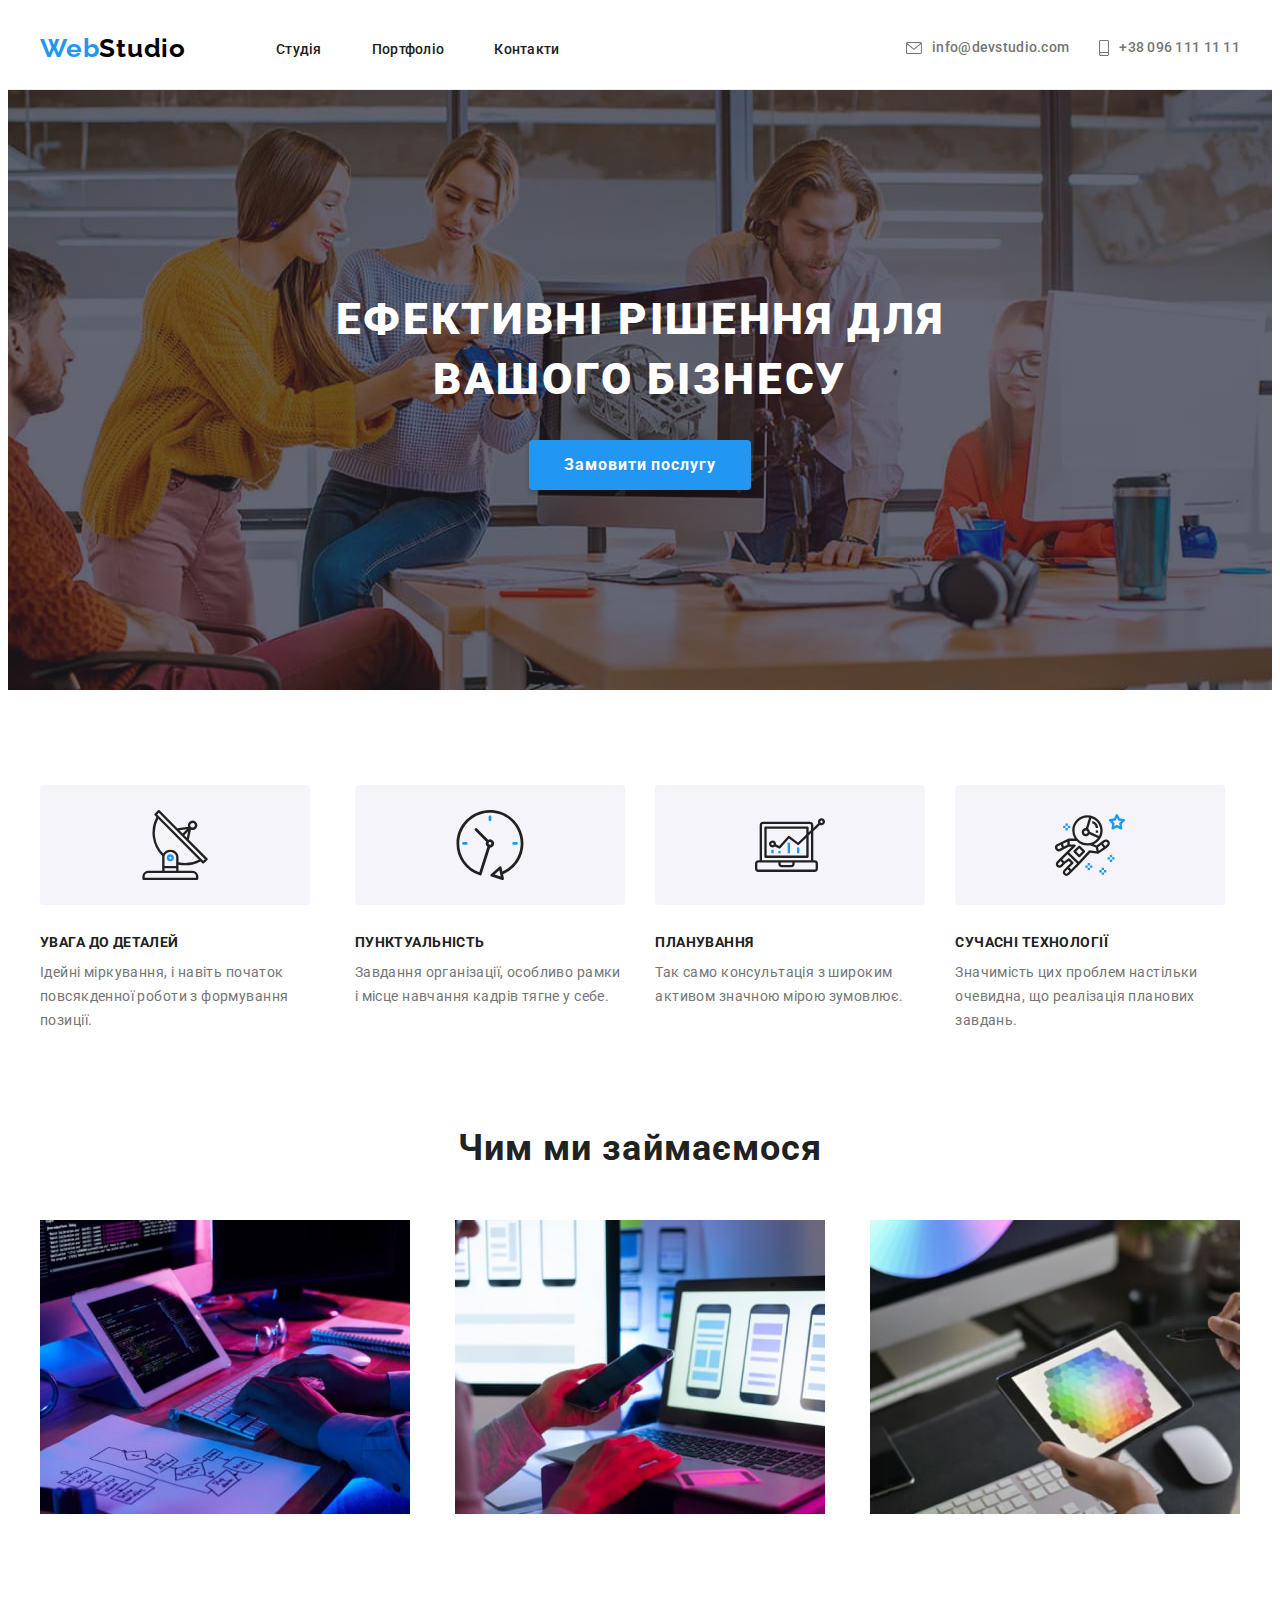
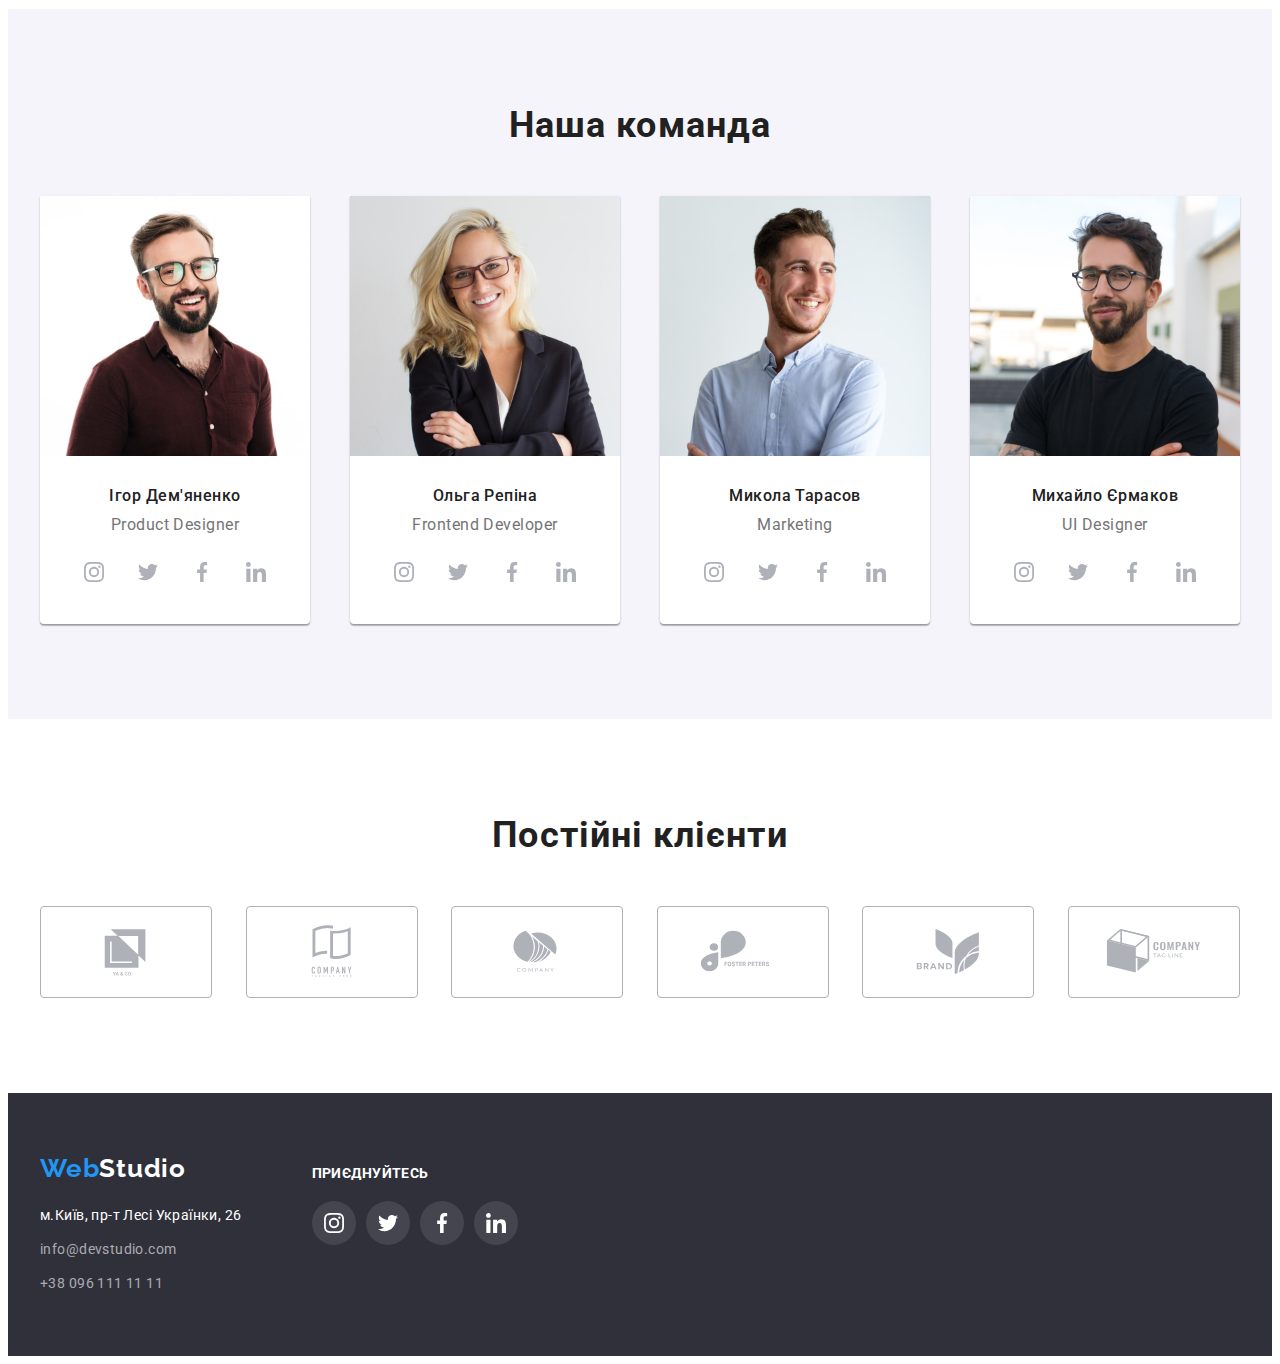
<file: index.html>
<!DOCTYPE html>
<html lang="uk">
  <head>
    <meta charset="UTF-8" />
    <meta http-equiv="X-UA-Compatible" content="IE=edge" />
    <meta name="viewport" content="width=device-width, initial-scale=1.0" />
    <title>WebStudio</title>
    <link rel="preconnect" href="https://fonts.googleapis.com" />
    <link rel="preconnect" href="https://fonts.gstatic.com" crossorigin />
    <link
      href="https://fonts.googleapis.com/css2?family=Raleway:wght@700&family=Roboto:wght@400;500;700;900&display=swap"
      rel="stylesheet"
    />
    <link
      rel="stylesheet"
      href="https://cdnjs.cloudflare.com/ajax/libs/modern-normalize/1.1.0/modern-normalize.min.css"
      integrity="sha512-wpPYUAdjBVSE4KJnH1VR1HeZfpl1ub8YT/NKx4PuQ5NmX2tKuGu6U/JRp5y+Y8XG2tV+wKQpNHVUX03MfMFn9Q=="
      crossorigin="anonymous"
      referrerpolicy="no-referrer"
    />
    <link rel="stylesheet" href="css/styles.css" />
  </head>
  <body>
    <header class="header">
      <div class="container header-main-container">
        <nav class="header-container">
          <a class="logo link" href="./index.html"
            >Web<span class="logo-studio-header">Studio</span></a
          >
          <ul class="list conteiner-site-nav">
            <li><a class="link site-nav" href="./index.html">Студія</a></li>
            <li>
              <a class="link site-nav" href="./portfolio.html">Портфоліо</a>
            </li>
            <li><a class="link site-nav" href="">Контакти</a></li>
          </ul>
        </nav>
        <ul class="list container-contact-header">
          <li>
            <a
              class="link contacts-header header-conteiner-icon"
              href="mailto:info@devstudio.com"
            >
              <svg class="icon-header-envelope" width="16px" height="12px">
                <use href="./images/logo.svg#icon-envelope"></use></svg
              >info@devstudio.com</a
            >
          </li>
          <li class="header-conteiner-icon">
            <a
              class="link contacts-header header-conteiner-icon"
              href="tel:+380961111111"
            >
              <svg class="icon-header-phone" width="10px" height="16px">
                <use href="./images/logo.svg#icon-smartphone"></use></svg
              >+38 096 111 11 11</a
            >
          </li>
        </ul>
      </div>
    </header>
    <main>
      <section class="hero">
        <div class="container">
          <h1 class="hero-title">Ефективні рішення для вашого бізнесу</h1>
          <button class="button button-color-main" type="button">
            Замовити послугу
          </button>
        </div>
      </section>
      <section class="about-us-text">
        <div class="container">
          <ul class="list about">
            <li>
              <div class="about-icon">
                <svg width="70px" height="70px">
                  <use href="./images/logo.svg#icon-antenna"></use>
                </svg>
              </div>
              <h3 class="text-title">Увага до деталей</h3>
              <p class="text">
                Ідейні міркування, і навіть початок повсякденної роботи з
                формування позиції.
              </p>
            </li>
            <li>
              <div class="about-icon">
                <svg width="70px" height="70px">
                  <use href="./images/logo.svg#icon-clock"></use>
                </svg>
              </div>
              <h3 class="text-title">Пунктуальність</h3>
              <p class="text">
                Завдання організації, особливо рамки і місце навчання кадрів
                тягне у себе.
              </p>
            </li>
            <li>
              <div class="about-icon">
                <svg width="70px" height="70px">
                  <use href="./images/logo.svg#icon-diagram"></use>
                </svg>
              </div>
              <h3 class="text-title">Планування</h3>
              <p class="text">
                Так само консультація з широким активом значною мірою зумовлює.
              </p>
            </li>
            <li>
              <div class="about-icon">
                <svg width="70px" height="70px">
                  <use href="./images/logo.svg#icon-astronaut"></use>
                </svg>
              </div>
              <h3 class="text-title">Сучасні технології</h3>
              <p class="text">
                Значимість цих проблем настільки очевидна, що реалізація
                планових завдань.
              </p>
            </li>
          </ul>
        </div>
      </section>
      <section class="about-us-img">
        <div class="container">
          <h2 class="pre-title">Чим ми займаємося</h2>
          <ul class="list about about-container">
            <li>
              <img
                src="./images/in_work1.jpg"
                alt="Ми працюємо"
                width="370"
                height="295"
              />
            </li>
            <li>
              <img
                src="./images/in_work2.jpg"
                alt="Ми працюємо"
                width="370"
                height="295"
              />
            </li>
            <li>
              <img
                src="./images/in_work3.jpg"
                alt="Ми працюємо"
                width="370"
                height="295"
              />
            </li>
          </ul>
        </div>
      </section>
      <section class="team">
        <div class="container">
          <h2 class="pre-title">Наша команда</h2>
          <ul class="list about">
            <li class="team-container">
              <img
                src="./images/person1.jpg"
                alt="Ігор Дем'яненко"
                width="270"
                height="260"
              />
              <h3 class="name">Ігор Дем'яненко</h3>
              <p class="job-title">Product Designer</p>
              <ul class="list icon-conteiner">
                <li>
                  <a class="link icon-soc icon-team" href="">
                    <svg width="20px" height="20px">
                      <use href="./images/logo.svg#icon-instagram"></use>
                    </svg>
                  </a>
                </li>
                <li>
                  <a class="link icon-soc icon-team" href="">
                    <svg width="20px" height="20px">
                      <use href="./images/logo.svg#icon-twitter"></use>
                    </svg>
                  </a>
                </li>
                <li>
                  <a class="link icon-soc icon-team" href="">
                    <svg width="20px" height="20px">
                      <use href="./images/logo.svg#icon-facebook"></use>
                    </svg>
                  </a>
                </li>
                <li>
                  <a class="link icon-soc icon-team" href="">
                    <svg width="20px" height="20px">
                      <use href="./images/logo.svg#icon-linkedin"></use>
                    </svg>
                  </a>
                </li>
              </ul>
            </li>
            <li class="team-container">
              <img
                src="./images/person2.jpg"
                alt="Ольга Репіна"
                width="270"
                height="260"
              />
              <h3 class="name">Ольга Репіна</h3>
              <p class="job-title">Frontend Developer</p>
              <ul class="list icon-conteiner">
                <li>
                  <a class="link icon-soc icon-team" href="">
                    <svg width="20px" height="20px">
                      <use href="./images/logo.svg#icon-instagram"></use>
                    </svg>
                  </a>
                </li>
                <li>
                  <a class="link icon-soc icon-team" href="">
                    <svg width="20px" height="20px">
                      <use href="./images/logo.svg#icon-twitter"></use>
                    </svg>
                  </a>
                </li>
                <li>
                  <a class="link icon-soc icon-team" href="">
                    <svg width="20px" height="20px">
                      <use href="./images/logo.svg#icon-facebook"></use>
                    </svg>
                  </a>
                </li>
                <li>
                  <a class="link icon-soc icon-team" href="">
                    <svg width="20px" height="20px">
                      <use href="./images/logo.svg#icon-linkedin"></use>
                    </svg>
                  </a>
                </li>
              </ul>
            </li>
            <li class="team-container">
              <img
                src="./images/person3.jpg"
                alt="Микола Тарасов"
                width="270"
                height="260"
              />
              <h3 class="name">Микола Тарасов</h3>
              <p class="job-title">Marketing</p>
              <ul class="list icon-conteiner">
                <li>
                  <a class="link icon-soc icon-team" href="">
                    <svg width="20px" height="20px">
                      <use href="./images/logo.svg#icon-instagram"></use>
                    </svg>
                  </a>
                </li>
                <li>
                  <a class="link icon-soc icon-team" href="">
                    <svg width="20px" height="20px">
                      <use href="./images/logo.svg#icon-twitter"></use>
                    </svg>
                  </a>
                </li>
                <li>
                  <a class="link icon-soc icon-team" href="">
                    <svg width="20px" height="20px">
                      <use href="./images/logo.svg#icon-facebook"></use>
                    </svg>
                  </a>
                </li>
                <li>
                  <a class="link icon-soc icon-team" href="">
                    <svg width="20px" height="20px">
                      <use href="./images/logo.svg#icon-linkedin"></use>
                    </svg>
                  </a>
                </li>
              </ul>
            </li>
            <li class="team-container">
              <img
                src="./images/person4.jpg"
                alt="Михайло Єрмаков"
                width="270"
                height="260"
              />
              <h3 class="name">Михайло Єрмаков</h3>
              <p class="job-title">UI Designer</p>
              <ul class="list icon-conteiner">
                <li>
                  <a class="link icon-soc icon-team" href="">
                    <svg width="20px" height="20px">
                      <use href="./images/logo.svg#icon-instagram"></use>
                    </svg>
                  </a>
                </li>
                <li>
                  <a class="link icon-soc icon-team" href="">
                    <svg width="20px" height="20px">
                      <use href="./images/logo.svg#icon-twitter"></use>
                    </svg>
                  </a>
                </li>
                <li>
                  <a class="link icon-soc icon-team" href="">
                    <svg width="20px" height="20px">
                      <use href="./images/logo.svg#icon-facebook"></use>
                    </svg>
                  </a>
                </li>
                <li>
                  <a class="link icon-soc icon-team" href="">
                    <svg width="20px" height="20px">
                      <use href="./images/logo.svg#icon-linkedin"></use>
                    </svg>
                  </a>
                </li>
              </ul>
            </li>
          </ul>
        </div>
      </section>
      <section class="clients-container">
        <div class="container">
          <h3 class="pre-title">Постійні клієнти</h3>
          <ul class="list about">
            <li>
              <a class="clients-item link clients-logo" href="">
                <svg width="106px" height="60px">
                  <use href="./images/logo.svg#icon-Logo1"></use></svg
              ></a>
            </li>
            <li>
              <a class="clients-item link clients-logo" href="">
                <svg width="106px" height="60px">
                  <use href="./images/logo.svg#icon-Logo2"></use></svg
              ></a>
            </li>
            <li>
              <a class="clients-item link clients-logo" href="">
                <svg width="106px" height="60px">
                  <use href="./images/logo.svg#icon-Logo3"></use></svg
              ></a>
            </li>
            <li>
              <a class="clients-item link clients-logo" href="">
                <svg width="106px" height="60px">
                  <use href="./images/logo.svg#icon-Logo4"></use></svg
              ></a>
            </li>
            <li>
              <a class="clients-item link clients-logo" href="">
                <svg width="106px" height="60px">
                  <use href="./images/logo.svg#icon-Logo5"></use></svg
              ></a>
            </li>
            <li>
              <a class="clients-item link clients-logo" href="">
                <svg width="106px" height="60px">
                  <use href="./images/logo.svg#icon-Logo6"></use></svg
              ></a>
            </li>
          </ul>
        </div>
      </section>
    </main>
    <footer class="footer">
      <div class="container main-container-footer">
        <div>
          <a class="logo link container-logo-footer" href="./index.html"
            >Web<span class="logo-studio-footer">Studio</span></a
          >
          <address class="link">
            <ul class="list">
              <li class="container-footer-contacts">
                <a
                  class="address-footer link"
                  target="_blank"
                  rel="noopener noreferrer nofollow"
                  href="https://goo.gl/maps/Gvm3JpzEVhX5uXV29"
                  >м.Київ, пр-т Лесі Українки, 26</a
                >
              </li>
              <li class="container-footer-contacts">
                <a class="link contacts-footer" href="mailto:info@devstudio.com"
                  >info@devstudio.com</a
                >
              </li>
              <li class="container-footer-contacts">
                <a class="link contacts-footer" href="tel:+380961111111"
                  >+38 096 111 11 11</a
                >
              </li>
            </ul>
          </address>
        </div>
        <div>
          <h3 class="footer-title">Приєднуйтесь</h3>
          <ul class="list icon-conteiner">
            <li>
              <a class="link icon-soc icon-footer" href="">
                <svg width="20px" height="20px">
                  <use href="./images/logo.svg#icon-instagram"></use>
                </svg>
              </a>
            </li>
            <li>
              <a class="link icon-soc icon-footer" href="">
                <svg width="20px" height="20px">
                  <use href="./images/logo.svg#icon-twitter"></use>
                </svg>
              </a>
            </li>
            <li>
              <a class="link icon-soc icon-footer" href="">
                <svg width="20px" height="20px">
                  <use href="./images/logo.svg#icon-facebook"></use>
                </svg>
              </a>
            </li>
            <li>
              <a class="link icon-soc icon-footer" href="">
                <svg width="20px" height="20px">
                  <use href="./images/logo.svg#icon-linkedin"></use>
                </svg>
              </a>
            </li>
          </ul>
        </div>
      </div>
    </footer>
  </body>
</html>
</file>
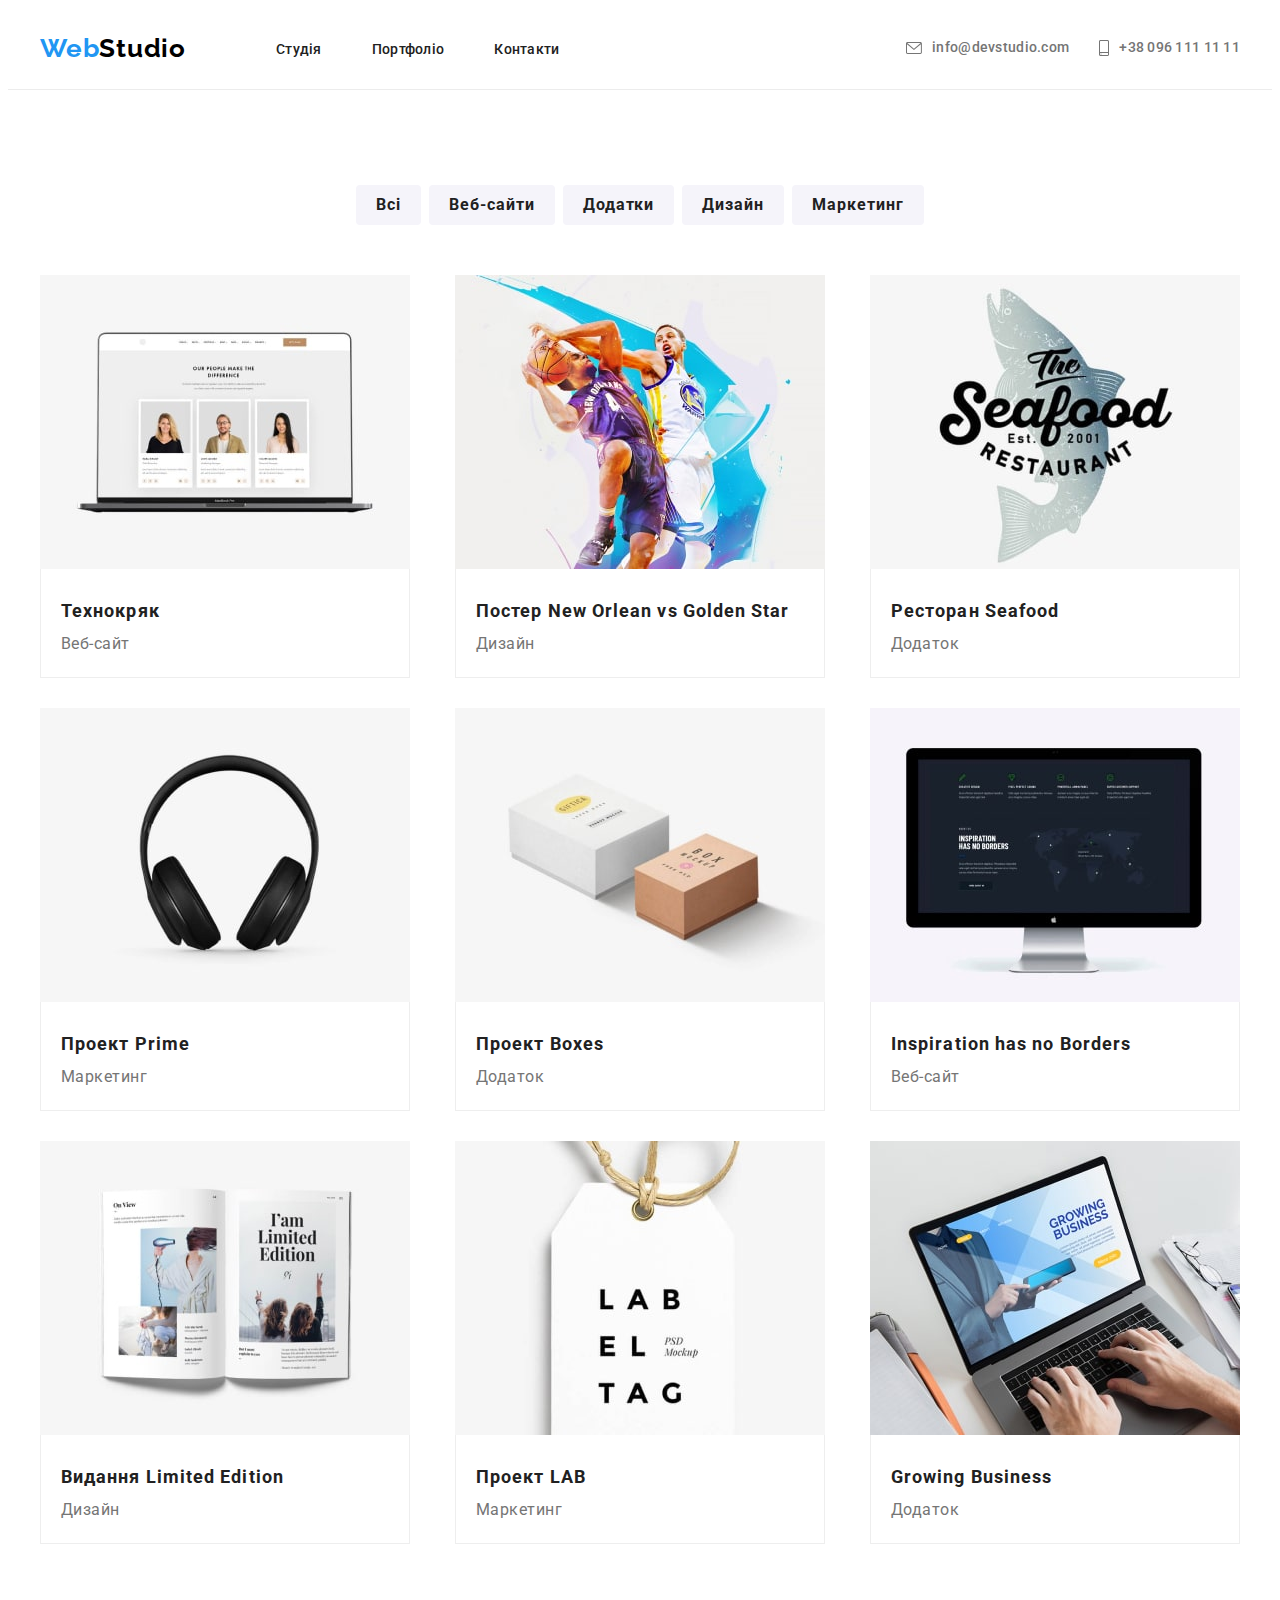
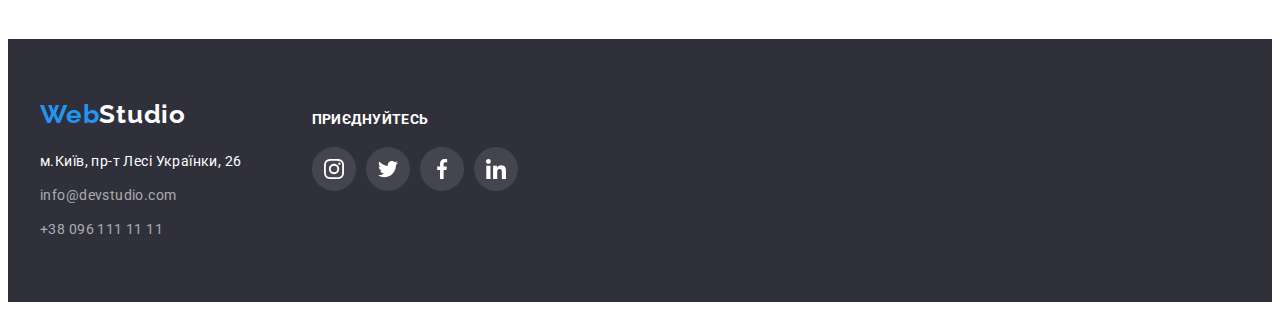
<file: portfolio.html>
<!DOCTYPE html>
<html lang="uk">
  <head>
    <meta charset="UTF-8" />
    <meta http-equiv="X-UA-Compatible" content="IE=edge" />
    <meta name="viewport" content="width=device-width, initial-scale=1.0" />
    <title>Portfolio</title>
    <link rel="preconnect" href="https://fonts.googleapis.com" />
    <link rel="preconnect" href="https://fonts.gstatic.com" crossorigin />
    <link
      href="https://fonts.googleapis.com/css2?family=Raleway:wght@700&family=Roboto:wght@400;500;700;900&display=swap"
      rel="stylesheet"
    />
    <link
      rel="stylesheet"
      href="https://cdnjs.cloudflare.com/ajax/libs/modern-normalize/1.1.0/modern-normalize.min.css"
      integrity="sha512-wpPYUAdjBVSE4KJnH1VR1HeZfpl1ub8YT/NKx4PuQ5NmX2tKuGu6U/JRp5y+Y8XG2tV+wKQpNHVUX03MfMFn9Q=="
      crossorigin="anonymous"
      referrerpolicy="no-referrer"
    />
    <link rel="stylesheet" href="css/styles.css" />
  </head>
  <body>
    <header class="header">
      <div class="container header-main-container">
        <nav class="header-container">
          <a class="logo link" href="./index.html"
            >Web<span class="logo-studio-header">Studio</span></a
          >
          <ul class="list conteiner-site-nav">
            <li><a class="link site-nav" href="./index.html">Студія</a></li>
            <li>
              <a class="link site-nav" href="./portfolio.html">Портфоліо</a>
            </li>
            <li><a class="link site-nav" href="">Контакти</a></li>
          </ul>
        </nav>
        <ul class="list container-contact-header">
          <li>
            <a
              class="link contacts-header header-conteiner-icon"
              href="mailto:info@devstudio.com"
            >
              <svg class="icon-header-envelope" width="16px" height="12px">
                <use href="./images/logo.svg#icon-envelope"></use></svg
              >info@devstudio.com</a
            >
          </li>
          <li class="header-conteiner-icon">
            <a
              class="link contacts-header header-conteiner-icon"
              href="tel:+380961111111"
            >
              <svg class="icon-header-phone" width="10px" height="16px">
                <use href="./images/logo.svg#icon-smartphone"></use></svg
              >+38 096 111 11 11</a
            >
          </li>
        </ul>
      </div>
    </header>
    <main>
      <section>
        <div class="container main-container-portfolio">
          <ul class="list conteiner-button">
            <li>
              <button type="button" class="button button-color-portfolio">
                Всі
              </button>
            </li>
            <li>
              <button type="button" class="button button-color-portfolio">
                Веб-сайти
              </button>
            </li>
            <li>
              <button type="button" class="button button-color-portfolio">
                Додатки
              </button>
            </li>
            <li>
              <button type="button" class="button button-color-portfolio">
                Дизайн
              </button>
            </li>
            <li>
              <button type="button" class="button button-color-portfolio">
                Маркетинг
              </button>
            </li>
          </ul>
          <ul class="list conteiner-portfolio">
            <li>
              <a href="" class="link portfolio-item">
                <img
                  src="./images/portfolio1.jpg"
                  alt="Веб-сайт"
                  width="370"
                  height="295"
                />
                <div class="portfolio-border">
                  <h3 class="portfolio-title">Технокряк</h3>
                  <p class="portfolio-pre-title">Веб-сайт</p>
                </div>
              </a>
            </li>
            <li>
              <a class="link portfolio-item" href="">
                <img
                  src="./images/portfolio2.jpg"
                  alt="Дизайн"
                  width="370"
                  height="295"
                />
                <div class="portfolio-border">
                  <h3 class="portfolio-title">
                    Постер New Orlean vs Golden Star
                  </h3>
                  <p class="portfolio-pre-title">Дизайн</p>
                </div>
              </a>
            </li>
            <li>
              <a class="link portfolio-item" href="">
                <img
                  src="./images/portfolio3.jpg"
                  alt="Додаток"
                  width="370"
                  height="295"
                />
                <div class="portfolio-border">
                  <h3 class="portfolio-title">Ресторан Seafood</h3>
                  <p class="portfolio-pre-title">Додаток</p>
                </div>
              </a>
            </li>
            <li>
              <a href="" class="link portfolio-item">
                <img
                  src="./images/portfolio4.jpg"
                  alt="Маркетинг"
                  width="370"
                  height="295"
                />
                <div class="portfolio-border">
                  <h3 class="portfolio-title">Проект Prime</h3>
                  <p class="portfolio-pre-title">Маркетинг</p>
                </div>
              </a>
            </li>
            <li>
              <a href="" class="link portfolio-item">
                <img
                  src="./images/portfolio5.jpg"
                  alt="Додаток"
                  width="370"
                  height="295"
                />
                <div class="portfolio-border">
                  <h3 class="portfolio-title">Проект Boxes</h3>
                  <p class="portfolio-pre-title">Додаток</p>
                </div>
              </a>
            </li>
            <li>
              <a href="" class="link portfolio-item">
                <img
                  src="./images/portfolio6.jpg"
                  alt="Веб-сайт"
                  width="370"
                  height="295"
                />
                <div class="portfolio-border">
                  <h3 class="portfolio-title">Inspiration has no Borders</h3>
                  <p class="portfolio-pre-title">Веб-сайт</p>
                </div>
              </a>
            </li>
            <li>
              <a href="" class="link portfolio-item">
                <img
                  src="./images/portfolio7.jpg"
                  alt="Дизайн"
                  width="370"
                  height="295"
                />
                <div class="portfolio-border">
                  <h3 class="portfolio-title">Видання Limited Edition</h3>
                  <p class="portfolio-pre-title">Дизайн</p>
                </div>
              </a>
            </li>
            <li>
              <a href="" class="link portfolio-item">
                <img
                  src="./images/portfolio8.jpg"
                  alt="Маркетинг"
                  width="370"
                  height="295"
                />
                <div class="portfolio-border">
                  <h3 class="portfolio-title">Проект LAB</h3>
                  <p class="portfolio-pre-title">Маркетинг</p>
                </div>
              </a>
            </li>
            <li>
              <a href="" class="link portfolio-item">
                <img
                  src="./images/portfolio9.jpg"
                  alt="Додаток"
                  width="370"
                  height="295"
                />
                <div class="portfolio-border">
                  <h3 class="portfolio-title">Growing Business</h3>
                  <p class="portfolio-pre-title">Додаток</p>
                </div>
              </a>
            </li>
          </ul>
        </div>
      </section>
    </main>
    <footer class="footer">
      <div class="container main-container-footer">
        <div>
          <a class="logo link container-logo-footer" href="./index.html"
            >Web<span class="logo-studio-footer">Studio</span></a
          >
          <address class="link">
            <ul class="list">
              <li class="container-footer-contacts">
                <a
                  class="address-footer link"
                  target="_blank"
                  rel="noopener noreferrer nofollow"
                  href="https://goo.gl/maps/Gvm3JpzEVhX5uXV29"
                  >м.Київ, пр-т Лесі Українки, 26</a
                >
              </li>
              <li class="container-footer-contacts">
                <a class="link contacts-footer" href="mailto:info@devstudio.com"
                  >info@devstudio.com</a
                >
              </li>
              <li class="container-footer-contacts">
                <a class="link contacts-footer" href="tel:+380961111111"
                  >+38 096 111 11 11</a
                >
              </li>
            </ul>
          </address>
        </div>
        <div>
          <h3 class="footer-title">Приєднуйтесь</h3>
          <ul class="list icon-conteiner">
            <li>
              <a class="link icon-soc icon-footer" href="">
                <svg width="20px" height="20px">
                  <use href="./images/logo.svg#icon-instagram"></use>
                </svg>
              </a>
            </li>
            <li>
              <a class="link icon-soc icon-footer" href="">
                <svg width="20px" height="20px">
                  <use href="./images/logo.svg#icon-twitter"></use>
                </svg>
              </a>
            </li>
            <li>
              <a class="link icon-soc icon-footer" href="">
                <svg width="20px" height="20px">
                  <use href="./images/logo.svg#icon-facebook"></use>
                </svg>
              </a>
            </li>
            <li>
              <a class="link icon-soc icon-footer" href="">
                <svg width="20px" height="20px">
                  <use href="./images/logo.svg#icon-linkedin"></use>
                </svg>
              </a>
            </li>
          </ul>
        </div>
      </div>
    </footer>
  </body>
</html>
</file>
<file: css/styles.css>
body {
  font-family: "roboto", sans-serif;
  background: #ffffff;
}
p,
h1,
h2,
h3,
h4,
h5,
h6 {
  margin: 0;
}
ul {
  margin: 0;
  padding-left: 0;
}
button {
  cursor: pointer;
  border: none;
  font-family: inherit;
}
address {
  font-style: normal;
}
img {
  display: block;
  max-width: 100%;
  height: auto;
}

.container {
  width: 1200px;
  padding-left: 15px;
  padding-right: 15px;
  margin: 0 auto;
}
.list {
  list-style: none;
}
.link {
  text-decoration: none;
}
.about {
  display: flex;
  justify-content: space-between;
  column-gap: 30px;
}
:root {
  --title-color: #212121;
}
:root {
  --text-colore: #757575;
}

/*---header---*/
.header {
  background: #ffffff;
  border-bottom: 1px solid #ececec;
  padding-top: 25px;
  padding-bottom: 25px;
}
.logo {
  font-family: "raleway";
  font-weight: 700;
  font-size: 26px;
  line-height: 1.19;
  letter-spacing: 0.03em;
  color: #2196f3;
}
.logo-studio-header {
  color: #000000;
}
.site-nav {
  font-weight: 500;
  font-size: 14px;
  line-height: 1.14;
  letter-spacing: 0.02em;
  color: var(--title-color);
}
.site-nav:hover {
  color: #2196f3;
}
.site-nav:focus {
  color: #2196f3;
}
.contacts-header {
  font-weight: 500;
  font-size: 14px;
  line-height: 1.14;
  letter-spacing: 0.02em;
  color: var(--text-colore);
}
.contacts-header:hover {
  color: #2196f3;
}
.contacts-header:focus {
  color: #2196f3;
}
.header-main-container {
  display: flex;
  align-items: center;
  justify-content: space-between;
}
.header-container {
  display: flex;
}
.conteiner-site-nav {
  display: flex;
  column-gap: 50px;
  margin-left: 90px;
  align-items: center;
}
.container-contact-header {
  display: flex;
  justify-content: flex-end;
  align-items: center;
  column-gap: 30px;
}
.header-conteiner-icon {
  display: flex;
  align-items: center;
  justify-content: center;
}
.icon-header-phone {
  fill: currentColor;
  width: 10px;
  height: 16px;
  margin-right: 10px;
}
.icon-header-envelope {
  fill: currentColor;
  width: 16px;
  height: 12px;
  margin-right: 10px;
}

/*---hero---*/
.hero {
  background: #2f303a;
  padding-top: 200px;
  padding-bottom: 200px;
  background-image: linear-gradient(
      rgba(47, 48, 58, 0.4),
      rgba(47, 48, 58, 0.4)
    ),
    url(../images/bg-image.jpg);
  background-position: center;
  background-repeat: no-repeat;
  max-width: 1600px;
  margin: 0 auto;
}
.hero-title {
  font-weight: 900;
  font-size: 44px;
  line-height: 1.36;
  text-align: center;
  letter-spacing: 0.06em;
  text-transform: uppercase;
  color: #ffffff;
  margin: 0 auto 30px;
  max-width: 700px;
}
.button {
  font-weight: 700;
  font-size: 16px;
  line-height: 1.88;
  display: flex;
  align-items: center;
  text-align: center;
  letter-spacing: 0.06em;
  display: flex;
  align-items: center;
  text-align: center;
  letter-spacing: 0.06em;
}
.button-color-main {
  color: #ffffff;
  background: #2196f3;
  box-shadow: 0px 4px 4px rgba(0, 0, 0, 0.15);
  border-radius: 4px;
  margin: 0 auto;
  padding: 10px 35px;
}
.button-color-main:hover {
  color: var(--title-color);
  background: #f5f4fa;
}
.button-color-main:focus {
  color: var(--title-color);
  background: #f5f4fa;
}

/*---main---*/
.text-title {
  font-weight: 700;
  font-size: 14px;
  line-height: 1.14;
  letter-spacing: 0.03em;
  text-transform: uppercase;
  color: var(--title-color);
  margin-bottom: 10px;
}
.text {
  font-size: 14px;
  line-height: 1.71;
  letter-spacing: 0.03em;
  color: var(--text-colore);
}
.pre-title {
  font-weight: 700;
  font-size: 36px;
  line-height: 1.17;
  text-align: center;
  letter-spacing: 0.03em;
  color: var(--title-color);
  margin-bottom: 50px;
}
.about-us-text {
  padding-top: 95px;
}
.about-us-img {
  padding-top: 95px;
  padding-bottom: 95px;
}
.about-icon {
  display: flex;
  align-items: center;
  justify-content: center;
  background-color: #f5f4fa;
  border-radius: 4px;
  margin-bottom: 30px;
  height: 120px;
  width: 270px;
}

/*---team---*/
.team {
  background: #f5f4fa;
  padding-top: 95px;
  padding-bottom: 95px;
}
.name {
  font-weight: 500;
  font-size: 16px;
  line-height: 1.19;
  text-align: center;
  letter-spacing: 0.03em;
  color: var(--title-color);
  padding-top: 30px;
  margin-bottom: 10px;
}
.job-title {
  font-size: 16px;
  line-height: 1.19;
  text-align: center;
  letter-spacing: 0.03em;
  color: var(--text-colore);
  margin-bottom: 16px;
}
.team-container {
  width: 270px;
  background: #ffffff;
  box-shadow: 0px 1px 3px rgba(0, 0, 0, 0.12), 0px 1px 1px rgba(0, 0, 0, 0.14),
    0px 2px 1px rgba(0, 0, 0, 0.2);
  border-radius: 0px 0px 4px 4px;
}
.icon-conteiner {
  display: flex;
  justify-content: center;
  align-items: center;
  column-gap: 10px;
  padding-bottom: 30px;
}
.icon-soc {
  width: 44px;
  height: 44px;
  display: flex;
  align-items: center;
  justify-content: center;
}
.icon-team {
  fill: #afb1b8;
}
.icon-team:hover {
  fill: #ffffff;
  border-radius: 50%;
  background-color: #2196f3;
}
.icon-team:focus {
  fill: #ffffff;
  border-radius: 50%;
  background-color: #2196f3;
}

/* clients */
.clients-container {
  padding-top: 95px;
  padding-bottom: 95px;
}
.clients-item {
  width: 170px;
  height: 90px;
  border: 1px solid #afb1b8;
  border-radius: 4px;
  fill: #afb1b8;
  display: flex;
  align-items: center;
  justify-content: center;
}
.clients-item:hover {
  border-color: #2196f3;
  fill: #2196f3;
}
.clients-item:focus {
  border-color: #2196f3;
  fill: #2196f3;
}
/*---footer---*/
.footer {
  background: #2f303a;
  padding-top: 60px;
  padding-bottom: 60px;
}
.logo-studio-footer {
  color: #ffffff;
}
.address-footer {
  font-size: 14px;
  line-height: 1.71;
  letter-spacing: 0.03em;
  color: #ffffff;
}
.address-footer:hover {
  color: #2196f3;
}
.address-footer:focus {
  color: #2196f3;
}
.contacts-footer {
  font-size: 14px;
  line-height: 1.71;
  letter-spacing: 0.03em;
  color: rgba(255, 255, 255, 0.6);
}
.contacts-footer:hover {
  color: #2196f3;
}
.contacts-footer:focus {
  color: #2196f3;
}
.container-logo-footer {
  display: block;
  margin-bottom: 20px;
}
.container-footer-contacts {
  margin-bottom: 10px;
}
.container-footer-contacts:last-child {
  margin-bottom: 0px;
}
.footer-title {
  font-weight: 700;
  font-size: 14px;
  line-height: 16px;
  letter-spacing: 0.03em;
  text-transform: uppercase;
  color: #ffffff;
  padding-top: 12px;
  margin-bottom: 20px;
}
.icon-footer {
  fill: #ffffff;
  border-radius: 50%;
  background-color: rgba(255, 255, 255, 0.1);
}
.icon-footer:hover {
  background-color: #2196f3;
}
.icon-footer:focus {
  background-color: #2196f3;
}
.main-container-footer {
  display: flex;
  justify-content: flex-start;
  column-gap: 70px;
}
/*---portfolio---*/
.button-color-portfolio {
  color: var(--title-color);
  background: #f5f4fa;
  border-radius: 4px;
  padding: 5px 20px;
}
.button-color-portfolio:hover {
  color: #ffffff;
  background: #2196f3;
  box-shadow: 0px 3px 1px rgba(0, 0, 0, 0.1), 0px 1px 2px rgba(0, 0, 0, 0.08),
    0px 2px 2px rgba(0, 0, 0, 0.12);
}
.button-color-portfolio:focus {
  color: #ffffff;
  background: #2196f3;
  box-shadow: 0px 3px 1px rgba(0, 0, 0, 0.1), 0px 1px 2px rgba(0, 0, 0, 0.08),
    0px 2px 2px rgba(0, 0, 0, 0.12);
}
.portfolio-title {
  font-weight: 700;
  font-size: 18px;
  line-height: 2;
  letter-spacing: 0.06em;
  color: var(--title-color);
  margin-bottom: 5px;
}
.portfolio-pre-title {
  font-size: 16px;
  line-height: 1.19;
  letter-spacing: 0.03em;
  color: var(--text-colore);
}
.conteiner-button {
  display: flex;
  justify-content: center;
  margin-bottom: 50px;
  column-gap: 8px;
}
.conteiner-portfolio {
  display: flex;
  flex-wrap: wrap;
  justify-content: space-between;
  align-content: space-between;
  row-gap: 30px;
}
.portfolio-border {
  border-left: 1px solid #eeeeee;
  border-right: 1px solid #eeeeee;
  border-bottom: 1px solid #eeeeee;
  padding: 24px 20px;
}
.portfolio-item {
  display: block;
}
.portfolio-item:hover {
  box-shadow: 0px 1px 1px rgba(0, 0, 0, 0.12), 0px 4px 4px rgba(0, 0, 0, 0.06),
    1px 4px 6px rgba(0, 0, 0, 0.16);
}
.portfolio-item:focus {
  box-shadow: 0px 1px 1px rgba(0, 0, 0, 0.12), 0px 4px 4px rgba(0, 0, 0, 0.06),
    1px 4px 6px rgba(0, 0, 0, 0.16);
}
.main-container-portfolio {
  padding-top: 95px;
  padding-bottom: 95px;
}
</file>
